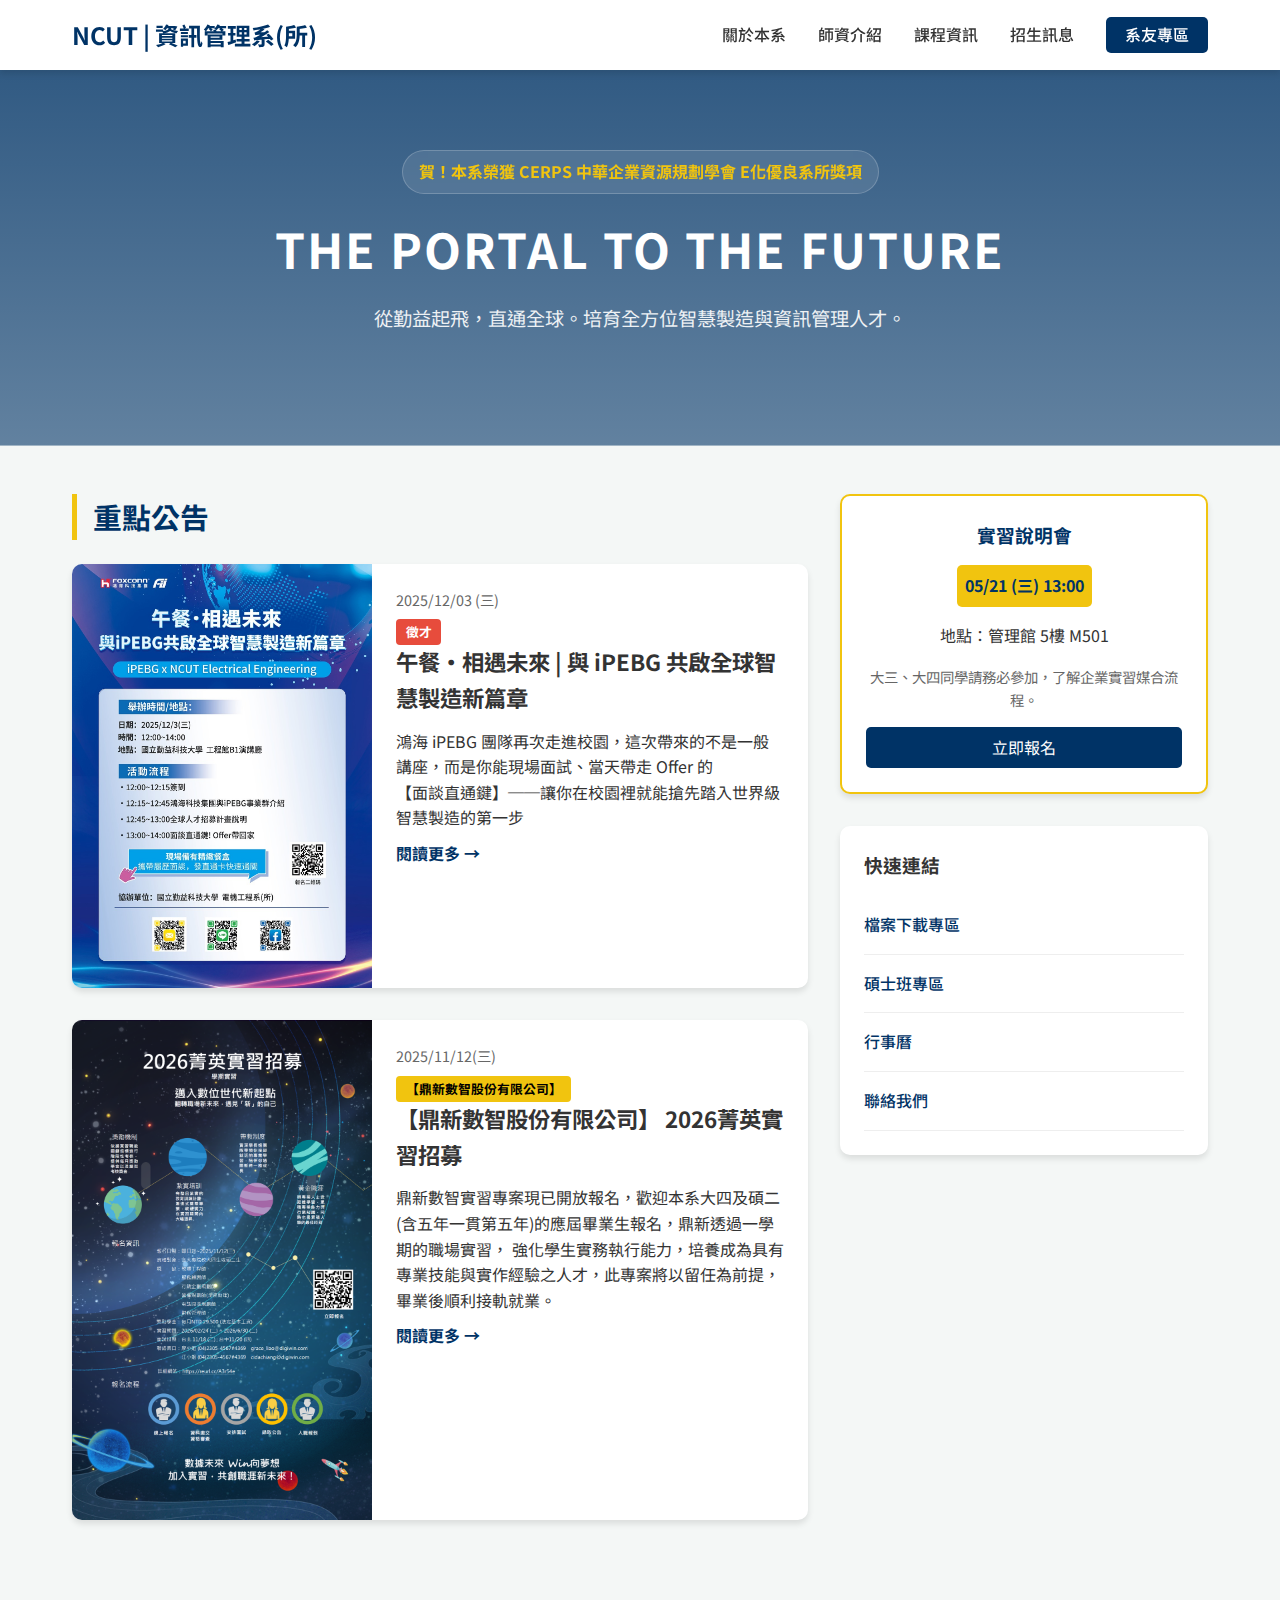
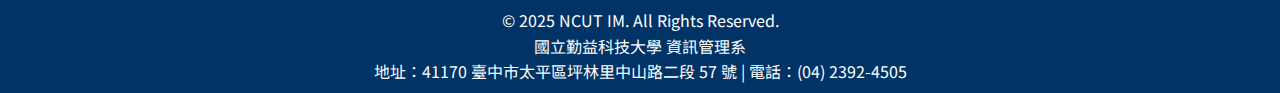
<file: index.html>
<!DOCTYPE html>
<html lang="zh-TW">
<head>
    <meta charset="UTF-8">
    <meta name="viewport" content="width=device-width, initial-scale=1.0">
    <title>國立勤益科技大學資訊管理系 - NCUT IM</title>
    <link rel="stylesheet" href="style.css">
    <link href="https://fonts.googleapis.com/css2?family=Noto+Sans+TC:wght@300;400;500;700&display=swap" rel="stylesheet">
</head>
<body>

    <header>
        <div class="nav-container">
            <div class="logo">
                <a href="index.html">NCUT | 資訊管理系(所)</a>
            </div>
            <nav class="nav-links">
                <a href="#" class="nav-links-p">關於本系</a>
                <a href="#" class="nav-links-p">師資介紹</a>
                <a href="#" class="nav-links-p">課程資訊</a>
                <a href="#" class="nav-links-p">招生訊息</a>
                <a href="#" class="cta-btn">系友專區</a>
            </nav>
        </div>
    </header>
    <section class="hero">
        <div class="honor-badge">
            賀！本系榮獲 CERPS 中華企業資源規劃學會 E化優良系所獎項
        </div>
        <h1>THE PORTAL TO THE FUTURE</h1>
        <p>從勤益起飛，直通全球。培育全方位智慧製造與資訊管理人才。</p>
    </section>

    <main class="container">
        
        <section class="news-section">
            <h2 class="section-title">重點公告</h2>
            <article class="news-card">
                <img src="1.jpg" alt="鴻海徵才" class="news-img">
                <div class="news-content">
                    <span class="date">2025/12/03 (三)</span>
                    <span class="tag tag-recruitment">徵才</span>
                    <h3 class="news-title">午餐・相遇未來 | 與 iPEBG 共啟全球智慧製造新篇章</h3>
                    <p>鴻海 iPEBG 團隊再次走進校園，這次帶來的不是一般講座，而是你能現場面試、當天帶走 Offer 的 <br>
                        【面談直通鍵】──讓你在校園裡就能搶先踏入世界級智慧製造的第一步</p>
                        
                    <a href="#" style="color: var(--primary-color); font-weight: bold; margin-top: 10px; display:inline-block;">閱讀更多 &rarr;</a>
                </div>
            </article>

            <article class="news-card">
                <img src="2.png" alt="ERP獲獎" class="news-img">
                <div class="news-content">
                    <span class="date">2025/11/12(三)</span>
                    <span class="tag tag-honor">【鼎新數智股份有限公司】</span>
                    <h3 class="news-title">【鼎新數智股份有限公司】 2026菁英實習招募</h3>
                    <p >鼎新數智實習專案現已開放報名，歡迎本系大四及碩二(含五年一貫第五年)的應屆畢業生報名，鼎新透過一學期的職場實習，
                        強化學生實務執行能力，培養成為具有專業技能與實作經驗之人才，此專案將以留任為前提，畢業後順利接軌就業。</p>
                    <a href="#" style="color: var(--primary-color); font-weight: bold; margin-top: 10px; display:inline-block;">閱讀更多 &rarr;</a>
                </div>
            </article>

        </section>

        <aside>
            <div class="sidebar-card internship-highlight">
                <h3 style="margin-bottom: 1rem; color: var(--primary-color);">實習說明會</h3>
                <div class="internship-date">05/21 (三) 13:00</div>
                <p style="margin-bottom: 1rem;">地點：管理館 5樓 M501</p>
                <p style="font-size: 0.9rem; color: #666; margin-bottom: 1rem;">大三、大四同學請務必參加，了解企業實習媒合流程。</p>
                <a href="#" class="cta-btn" style="display: block; text-align: center;">立即報名</a>
            </div>

            <div class="sidebar-card quick-links">
                <h3 style="margin-bottom: 1rem;">快速連結</h3>
                <ul>
                    <li><a href="#">檔案下載專區</a></li>
                    <li><a href="#">碩士班專區</a></li>
                    <li><a href="#">行事曆</a></li>
                    <li><a href="#">聯絡我們</a></li>
                </ul>
            </div>
        </aside>

    </main>

    <footer>
        <p>&copy; 2025 NCUT IM. All Rights Reserved.</p>
        <p>國立勤益科技大學 資訊管理系</p>
        <p>地址：41170 臺中市太平區坪林里中山路二段 57 號 | 電話：(04) 2392-4505</p>
    </footer>

</body>
</html>
</file>
<file: style.css>
:root {
            --primary-color: #003366; 
            --accent-color: #f1c40f; 
            --text-dark: #333333;
            --text-light: #666666;
            --bg-light: #f4f7f6;
            --white: #ffffff;
            --shadow: 0 4px 6px rgba(0,0,0,0.1);
        }

        * {
            margin: 0;
            padding: 0;
            box-sizing: border-box;
        }

        body {
            font-family: 'Noto Sans TC', sans-serif;
            background-color: var(--bg-light);
            color: var(--text-dark);
            line-height: 1.6;
        }

        a { text-decoration: none; color: inherit; }
        header {
            background-color: var(--white);
            box-shadow: var(--shadow);
            position: sticky;
            top: 0;
            z-index: 1000;
        }

        .nav-container {
            max-width: 1200px;
            margin: 0 auto;
            display: flex;
            justify-content: space-between;
            align-items: center;
            padding: 1rem 2rem;
        }

        .logo {
            font-size: 1.5rem;
            font-weight: 700;
            color: var(--primary-color);
            display: flex;
            align-items: center;
            gap: 10px;
        }

        .nav-links {
            display: flex;
            gap: 2rem;
        }

        .nav-links a {
            font-weight: 500;
            color: var(--text-dark);
            transition: color 0.3s;
            position: relative; 
            display: inline-block; 
            padding-top: 5px;
            padding-bottom: 5px;  
        }

        .nav-links-p:hover {
            color: var(--primary-color);
            border-bottom: 2px solid var(--accent-color);
        }

        .cta-btn {
            background-color: var(--primary-color);
            color: var(--white) !important;
            padding: 0.5rem 1.2rem;
            border-radius: 5px;
            transition: background 0.3s;
        }

        .cta-btn:hover {
            background-color: #002244;
        }
        .hero {
            background: linear-gradient(rgba(0, 51, 102, 0.8), rgba(0, 51, 102, 0.6)), url('https://source.unsplash.com/1600x900/?technology,university'); 
            background-size: cover;
            background-position: center;
            color: var(--white);
            padding: 5rem 2rem;
            text-align: center;
            position: relative;
        }

        .hero h1 {
            font-size: 3rem;
            margin-bottom: 1rem;
            letter-spacing: 2px;
        }

        .hero p {
            font-size: 1.2rem;
            margin-bottom: 2rem;
            opacity: 0.9;
        }
        .honor-badge {
            background: rgba(255, 255, 255, 0.1);
            backdrop-filter: blur(10px);
            border: 1px solid rgba(255,255,255,0.2);
            display: inline-flex;
            align-items: center;
            padding: 0.5rem 1rem;
            border-radius: 50px;
            margin-bottom: 1rem;
            color: var(--accent-color);
            font-weight: bold;
        }
        .container {
            max-width: 1200px;
            margin: 3rem auto;
            padding: 0 2rem;
            display: grid;
            grid-template-columns: 2fr 1fr; 
            gap: 2rem;
        }
        .section-title {
            font-size: 1.8rem;
            color: var(--primary-color);
            border-left: 5px solid var(--accent-color);
            padding-left: 1rem;
            margin-bottom: 1.5rem;
        }

        .news-card {
            background: var(--white);
            border-radius: 10px;
            overflow: hidden;
            box-shadow: var(--shadow);
            margin-bottom: 2rem;
            display: flex;
            transition: transform 0.3s;
        }

        .news-card:hover {
            transform: translateY(-5px);
        }

        .news-img {
            width: 300px;
            background-color: #ddd;
            object-fit: cover;
        }

        .news-content {
            padding: 1.5rem;
            flex: 1;
        }

        .tag {
            font-size: 0.8rem;
            padding: 0.2rem 0.6rem;
            border-radius: 4px;
            font-weight: bold;
            margin-right: 10px;
        }
        .tag-recruitment { background-color: #e74c3c; color: white; }
        .tag-honor { background-color: var(--accent-color); color: #000; } 

        .date {
            color: var(--text-light);
            font-size: 0.9rem;
            margin-bottom: 0.5rem;
            display: block;
        }

        .news-title {
            font-size: 1.4rem;
            margin-bottom: 0.8rem;
            font-weight: bold;
        }

        .news-desc {
            color: var(--text-light);
            font-size: 1rem;
            margin-bottom: 1rem;
            display: -webkit-box;
            -webkit-line-clamp: 2;
            -webkit-box-orient: vertical;
            overflow: hidden;
        }
        .sidebar-card {
            background: var(--white);
            padding: 1.5rem;
            border-radius: 10px;
            box-shadow: var(--shadow);
            margin-bottom: 2rem;
        }

        .internship-highlight {
            border: 2px solid var(--accent-color);
            text-align: center;
        }

        .internship-date {
            background-color: var(--accent-color);
            color: var(--primary-color);
            font-weight: bold;
            padding: 0.5rem;
            border-radius: 5px;
            margin-bottom: 1rem;
            display: inline-block;
        }

        .quick-links ul {
            list-style: none;
        }

        .quick-links li {
            border-bottom: 1px solid #eee;
        }

        .quick-links a {
            display: block;
            padding: 1rem 0;
            color: var(--primary-color);
            font-weight: 500;
        }
        
        .quick-links a:hover {
            padding-left: 10px;
            transition: padding 0.3s;
        }
        footer {
            background-color: var(--primary-color);
            color: var(--white);
            padding: 0.5rem;
            margin-top: 2.5rem;
            text-align: center;
        }
</file>
